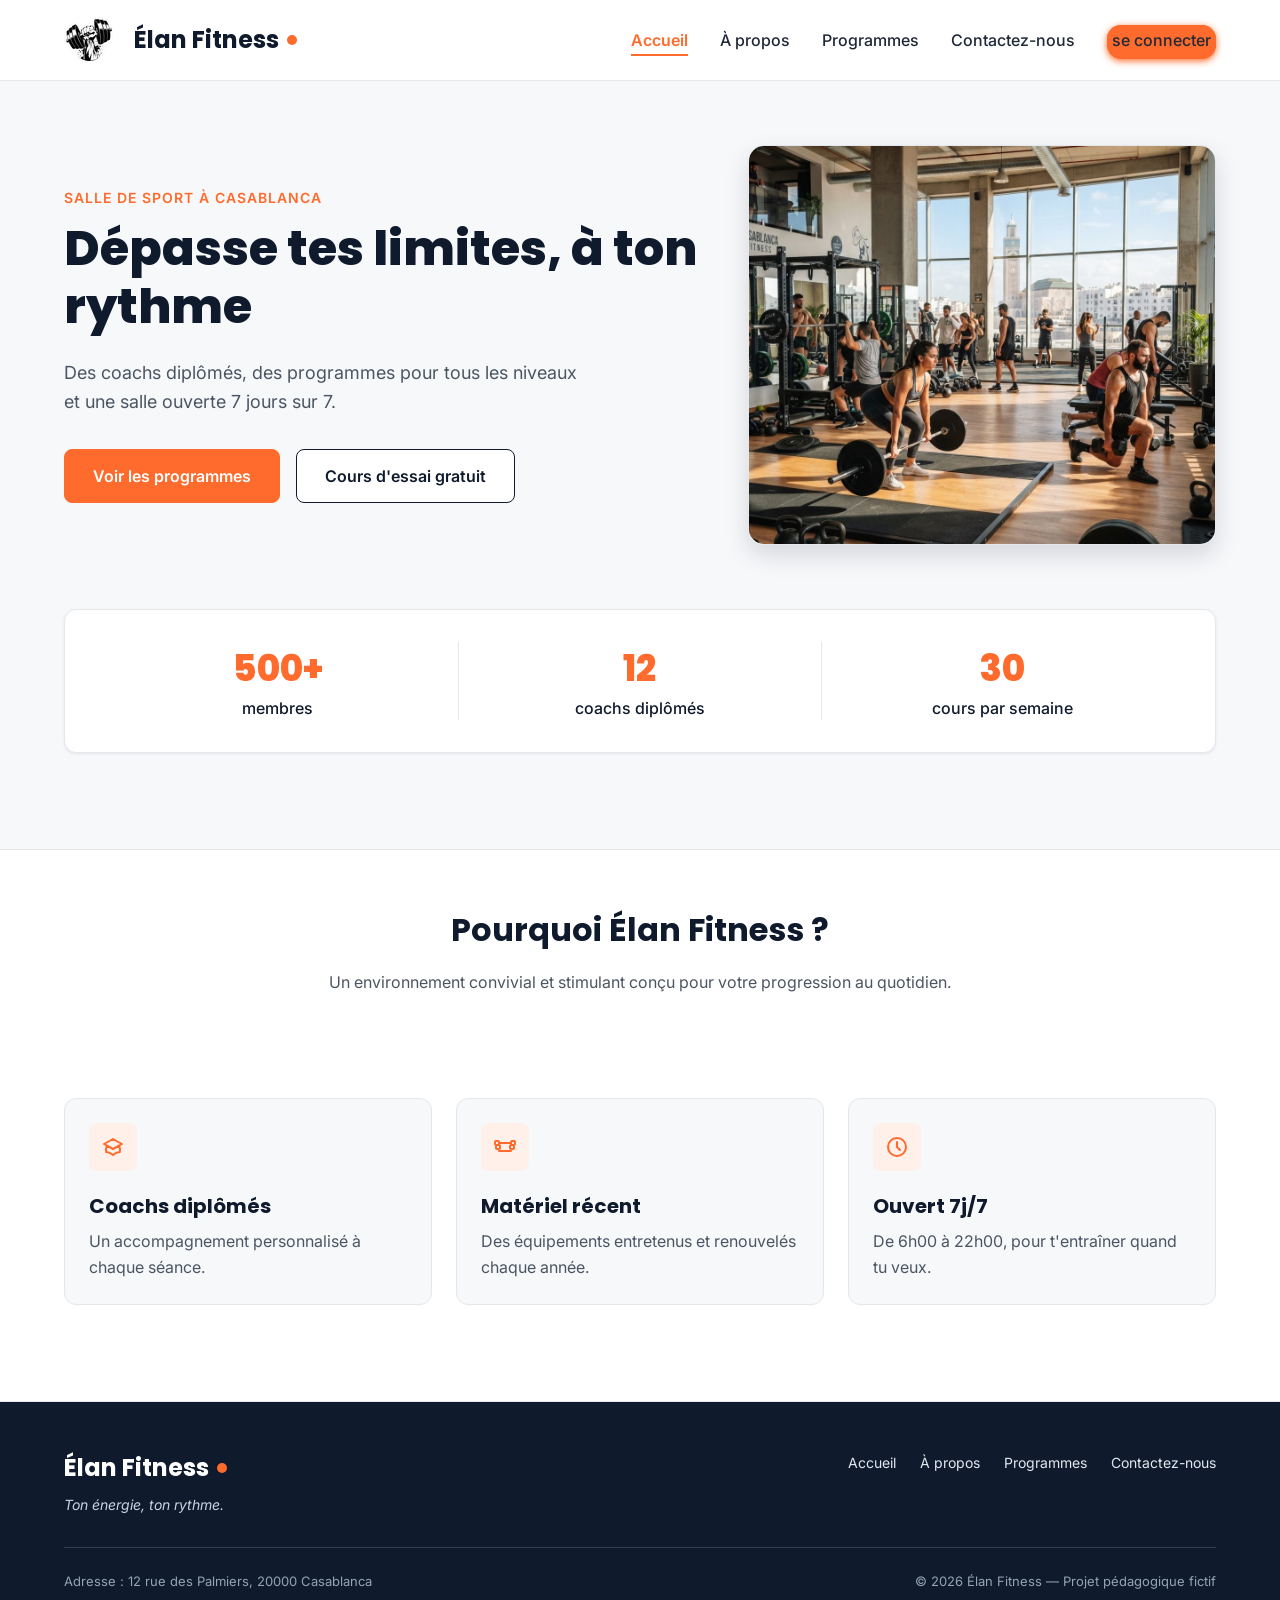
<file: index.html>
<!DOCTYPE html>
<html lang="fr">
<head>
  <meta charset="UTF-8">
  <meta name="viewport" content="width=device-width, initial-scale=1.0">
  <title>Élan Fitness | Salle de sport à Casablanca</title>
  <meta name="description" content="Découvrez Élan Fitness à Casablanca : des coachs qualifiés, des équipements modernes et des programmes sportifs adaptés à vos objectifs.">
  <link rel="icon" type="image/png" href="img/icon-webp-50x50.webp">
  <link href="https://fonts.googleapis.com/css2?family=Inter:wght@400;500;600&family=Poppins:wght@600;700;800&display=swap" rel="stylesheet">
  <link rel="stylesheet" href="style.css">
</head>

<body>

  <header class="en-tete">
    <div class="conteneur en-tete-contenu">
      <a href="" class="logo">
          <img src="img/icon-webp-50x50.webp" alt="Site logo">
        Élan Fitness</a>
      <nav aria-label="Navigation principale">
        <ul class="menu">
          <li><a href="#accueil" class="lien-actif">Accueil</a></li>
          <li><a href="a_propos.html">À propos</a></li>
          <li><a href="programmes.html">Programmes</a></li>
          <li><a href="contact.html">Contactez-nous</a></li>
          <li><a href="login.html" id="login">se connecter</a></li>
        </ul>
      </nav>
    </div>
  </header>

  <main>

    <section id="accueil" class="hero">
      <div class="conteneur">

        <div class="hero-contenu">
          <div class="hero-texte">
            <p class="sur-titre">Salle de sport à Casablanca</p>
            <h1>Dépasse tes limites, à ton rythme</h1>
            <p class="hero-description">
              Des coachs diplômés, des programmes pour tous les niveaux et une salle ouverte 7 jours sur 7.
            </p>
            <div class="boutons">
              <a href="programmes.html" class="bouton bouton-principal">Voir les programmes</a>
              <a href="contact.html" class="bouton bouton-secondaire">Cours d'essai gratuit</a>
            </div>
          </div>

          <img class="hero-image" src="img/hero.jpg" alt="Des personnes s'entraînent dans une salle de sport lumineuse à Casablanca">
        </div>

        <div class="chiffres">
          <div class="chiffre">
            <p class="chiffre-nombre">500+</p>
            <p>membres</p>
          </div>
          <div class="chiffre">
            <p class="chiffre-nombre">12</p>
            <p>coachs diplômés</p>
          </div>
          <div class="chiffre">
            <p class="chiffre-nombre">30</p>
            <p>cours par semaine</p>
          </div>
        </div>

      </div>
    </section>

    <section class="section section-blanche">
      <div class="conteneur">

        <div class="section-titre">
          <h2>Pourquoi Élan Fitness ?</h2>
          <p>Un environnement convivial et stimulant conçu pour votre progression au quotidien.</p>
        </div>

        <div class="cartes">
          <article class="carte carte-avantage">
            <div class="icone"><img src="img/icone-coach.svg" alt=""></div>
            <h3>Coachs diplômés</h3>
            <p>Un accompagnement personnalisé à chaque séance.</p>
          </article>

          <article class="carte carte-avantage">
            <div class="icone"><img src="img/icone-materiel.svg" alt=""></div>
            <h3>Matériel récent</h3>
            <p>Des équipements entretenus et renouvelés chaque année.</p>
          </article>

          <article class="carte carte-avantage">
            <div class="icone"><img src="img/icone-horloge.svg" alt=""></div>
            <h3>Ouvert 7j/7</h3>
            <p>De 6h00 à 22h00, pour t'entraîner quand tu veux.</p>
          </article>
        </div>
        
      </div>
    </main>
    <footer class="pied-de-page">
      <div class="conteneur">
        
        <div class="pied-haut">
          <div>
            <p class="logo logo-clair">Élan Fitness</p>
            <p class="slogan">Ton énergie, ton rythme.</p>
          </div>
          
          <nav aria-label="Navigation du pied de page">
            <ul class="menu menu-pied">
              <li><a href="#">Accueil</a></li>
              <li><a href="a_propos.html">À propos</a></li>
              <li><a href="programmes.html">Programmes</a></li>
              <li><a href="contact.html">Contactez-nous</a></li>
            </ul>
          </nav>
        </div>
        
        <div class="pied-bas">
          <p>Adresse : 12 rue des Palmiers, 20000 Casablanca</p>
          <p>&copy; 2026 Élan Fitness — Projet pédagogique fictif</p>
        </div>
        
      </div>
    </footer>
    
  </body>
</html>
</file>
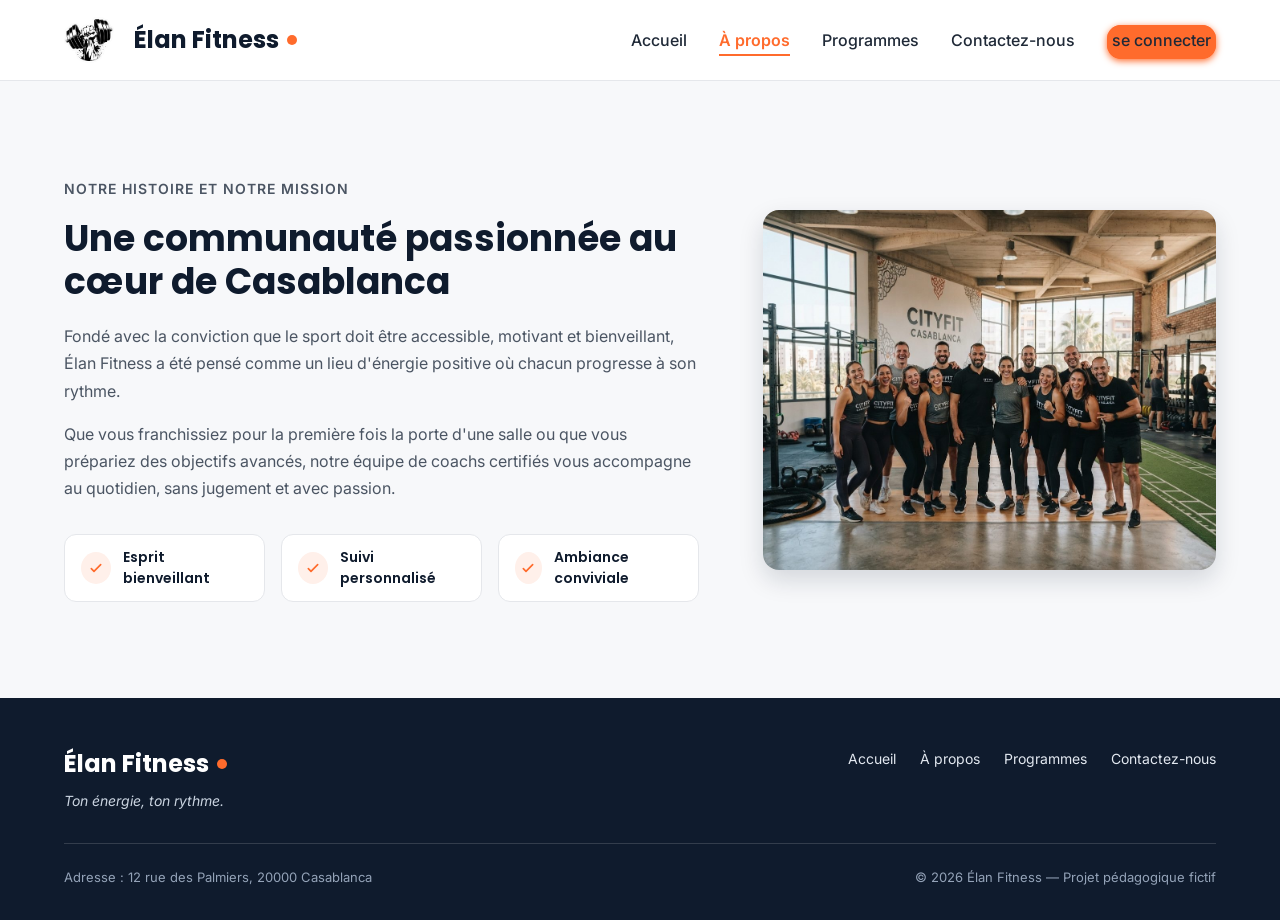
<file: a_propos.html>
<!DOCTYPE html>
<html lang="en">
<head>
  <meta charset="UTF-8">
  <meta name="viewport" content="width=device-width, initial-scale=1.0">
  <title>À propos | Élan Fitness Casablanca</title>
  <meta name="description" content="Découvrez Élan Fitness, notre vision du sport, nos valeurs et notre engagement pour vous accompagner vers vos objectifs.">
  <link rel="icon" type="image/png" href="img/Muscular_Arm___Barbell_Design_For_Gym_And_Fitness_Warriors_Sticker-removebg-preview.png">
  <link href="https://fonts.googleapis.com/css2?family=Inter:wght@400;500;600&family=Poppins:wght@600;700;800&display=swap" rel="stylesheet">
  <link rel="stylesheet" href="style.css">
</head>
<body>
      <header class="en-tete">
    <div class="conteneur en-tete-contenu">
      <a href="" class="logo">
          <img src="img/Muscular_Arm___Barbell_Design_For_Gym_And_Fitness_Warriors_Sticker-removebg-preview.png" alt="Site logo">
        Élan Fitness</a>
      <nav aria-label="Navigation principale">
        <ul class="menu">
          <li><a href="index.html">Accueil</a></li>
          <li><a href="a_propos.html" class="lien-actif">À propos</a></li>
          <li><a href="programmes.html">Programmes</a></li>
          <li><a href="contact.html">Contactez-nous</a></li>
          <li><a href="login.html" id="login">se connecter</a></li>

        </ul>
      </nav>
    </div>
  </header>
    <section id="a-propos" class="section">
      <div class="conteneur apropos-contenu">

        <div class="apropos-texte">
          <p class="sur-titre">Notre histoire et notre mission</p>
          <h2>Une communauté passionnée au cœur de Casablanca</h2>
          <p>
            Fondé avec la conviction que le sport doit être accessible, motivant et bienveillant,
            Élan Fitness a été pensé comme un lieu d'énergie positive où chacun progresse à son rythme.
          </p>
          <p>
            Que vous franchissiez pour la première fois la porte d'une salle ou que vous prépariez des
            objectifs avancés, notre équipe de coachs certifiés vous accompagne au quotidien, sans
            jugement et avec passion.
          </p>

          <ul class="valeurs">
            <li class="valeur">
              <div class="icone icone-petite"><img src="img/icone-check.svg" alt=""></div>
              <span>Esprit bienveillant</span>
            </li>
            <li class="valeur">
              <div class="icone icone-petite"><img src="img/icone-check.svg" alt=""></div>
              <span>Suivi personnalisé</span>
            </li>
            <li class="valeur">
              <div class="icone icone-petite"><img src="img/icone-check.svg" alt=""></div>
              <span>Ambiance conviviale</span>
            </li>
          </ul>
        </div>

        <img class="apropos-image" src="img/equipe.jpg" alt="L'équipe de coachs d'Élan Fitness réunie dans la salle">

      </div>
    </section>
    <footer class="pied-de-page">
    <div class="conteneur">

      <div class="pied-haut">
        <div>
          <p class="logo logo-clair">Élan Fitness</p>
          <p class="slogan">Ton énergie, ton rythme.</p>
        </div>

        <nav aria-label="Navigation du pied de page">
          <ul class="menu menu-pied">
            <li><a href="#">Accueil</a></li>
            <li><a href="a_propos.html">À propos</a></li>
            <li><a href="programmes.html">Programmes</a></li>
            <li><a href="contact.html">Contactez-nous</a></li>
          </ul>
        </nav>
      </div>

      <div class="pied-bas">
        <p>Adresse : 12 rue des Palmiers, 20000 Casablanca</p>
        <p>&copy; 2026 Élan Fitness — Projet pédagogique fictif</p>
      </div>

    </div>
  </footer>
</body>
</html>
</file>
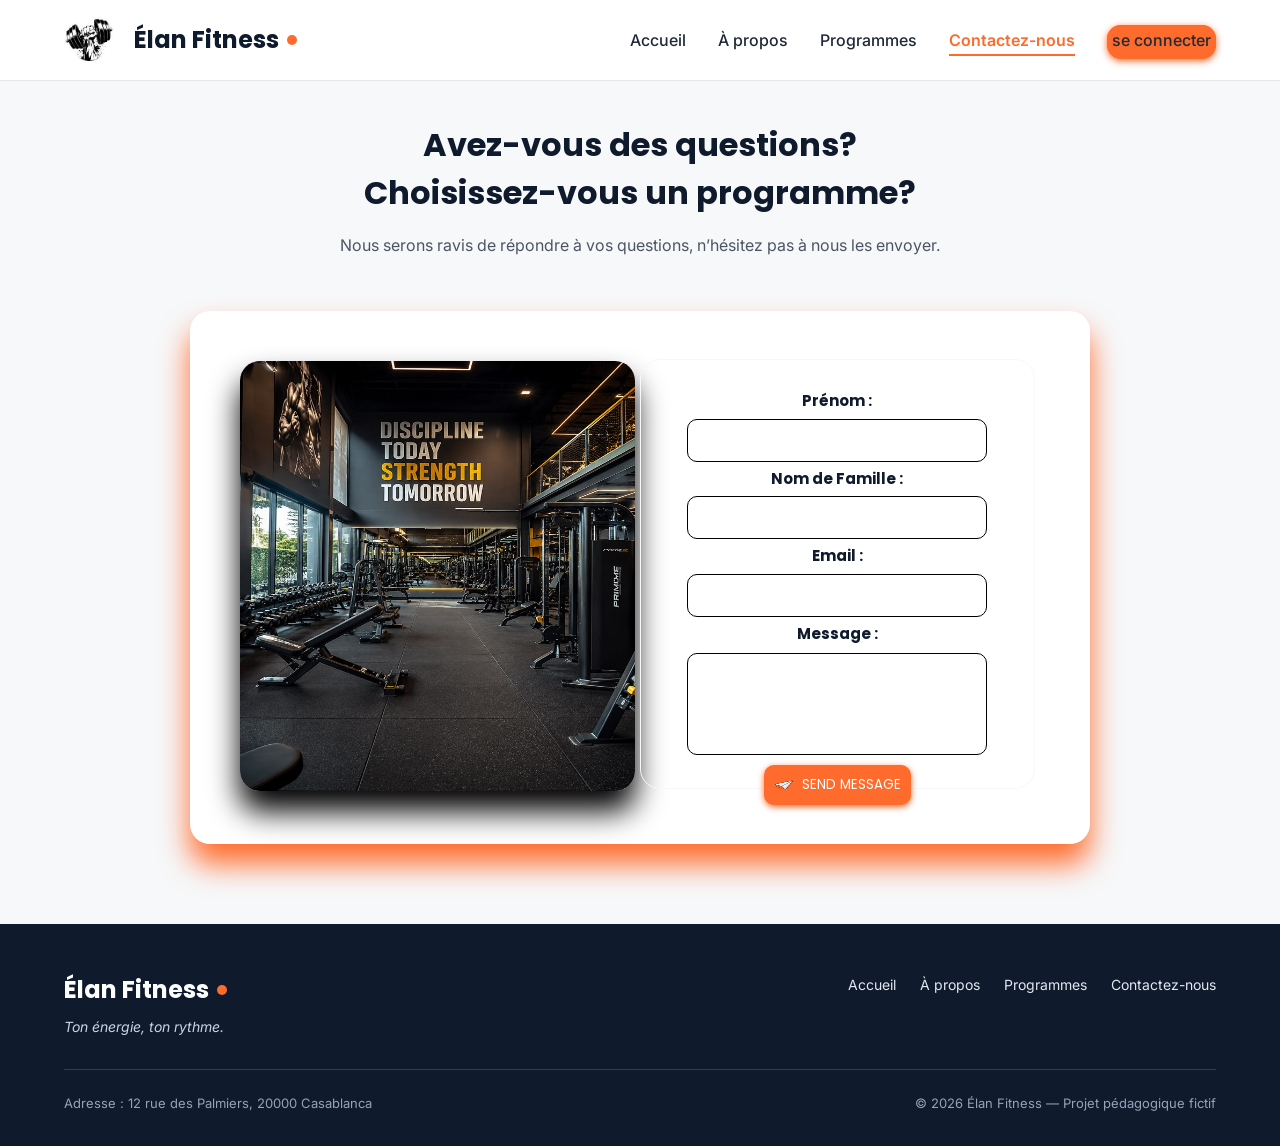
<file: contact.html>
<!DOCTYPE html>
<html lang="en">
<head>
  <meta charset="UTF-8">
  <meta name="viewport" content="width=device-width, initial-scale=1.0">
  <title>Contact | Élan Fitness Casablanca </title>
  <meta name="description" content="Contactez Élan Fitness à Casablanca pour obtenir des informations sur nos services, nos horaires et nos programmes sportifs.">
  <link rel="icon" type="image/png" href="img/Muscular_Arm___Barbell_Design_For_Gym_And_Fitness_Warriors_Sticker-removebg-preview.png">
  <link href="https://fonts.googleapis.com/css2?family=Inter:wght@400;500;600&family=Poppins:wght@600;700;800&display=swap" rel="stylesheet">
  <link rel="stylesheet" href="style.css">
</head>
<body>
    <header class="en-tete">
    <div class="conteneur en-tete-contenu">
      <a href="" class="logo">
          <img src="img/Muscular_Arm___Barbell_Design_For_Gym_And_Fitness_Warriors_Sticker-removebg-preview.png" alt="Site logo">
        Élan Fitness</a>
      <nav aria-label="Navigation principale">
        <ul class="menu">
          <li><a href="index.html" >Accueil</a></li>
          <li><a href="a_propos.html">À propos</a></li>
          <li><a href="programmes.html">Programmes</a></li>
          <li><a href="contact.html" class="lien-actif">Contactez-nous</a></li>
          <li><a href="login.html" id="login">se connecter</a></li>

        </ul>
      </nav>
    </div>
  </header>
  <center>
    <!-- <h1 id="con">Contactez-nous</h1> -->
    <div class="section-titre">
            <h2>Avez-vous des questions?<br>Choisissez-vous un programme?</h2>
            <p>Nous serons ravis de répondre à vos questions, n’hésitez pas à nous les envoyer.</p>
    </div>
    <div id="parents">
      <div id="ayt_child">
        <img id="img_contact" src="img/contact_us_fitness.jpg" alt="Fitness Salle">
      </div>
      <div id="child">
          <form action="">
              <h4>Prénom : <input type="text" name=""  id="inp"  required></h4>
              <h4> Nom de Famille : <input type="text"  id="inp" ></h4>
              <h4> Email  : <input type="email"   id="inp" ></h4>
              <h4> Message  : <textarea rows="4" id="inp1" ></textarea></h4>
              <button id="btn" ><img src="img/tele.png"  width="20" height="10" alt="search" id="ch"> &nbsp;  SEND MESSAGE </button>
            </form>
        </div>
    </div>
    </center>
    <footer class="pied-de-page">
      <div class="conteneur">
        <div class="pied-haut">
          <div>
            <p class="logo logo-clair">Élan Fitness</p>
            <p class="slogan">Ton énergie, ton rythme.</p>
          </div>
          <nav aria-label="Navigation du pied de page">
            <ul class="menu menu-pied">
              <li><a href="#">Accueil</a></li>
              <li><a href="a_propos.html">À propos</a></li>
              <li><a href="programmes.html">Programmes</a></li>
              <li><a href="contact.html">Contactez-nous</a></li>
            </ul>
          </nav>
        </div>
        <div class="pied-bas">
          <p>Adresse : 12 rue des Palmiers, 20000 Casablanca</p>
          <p>&copy; 2026 Élan Fitness — Projet pédagogique fictif</p>
        </div>
        
      </div>
    </footer>
  </body>
</html>
</file>
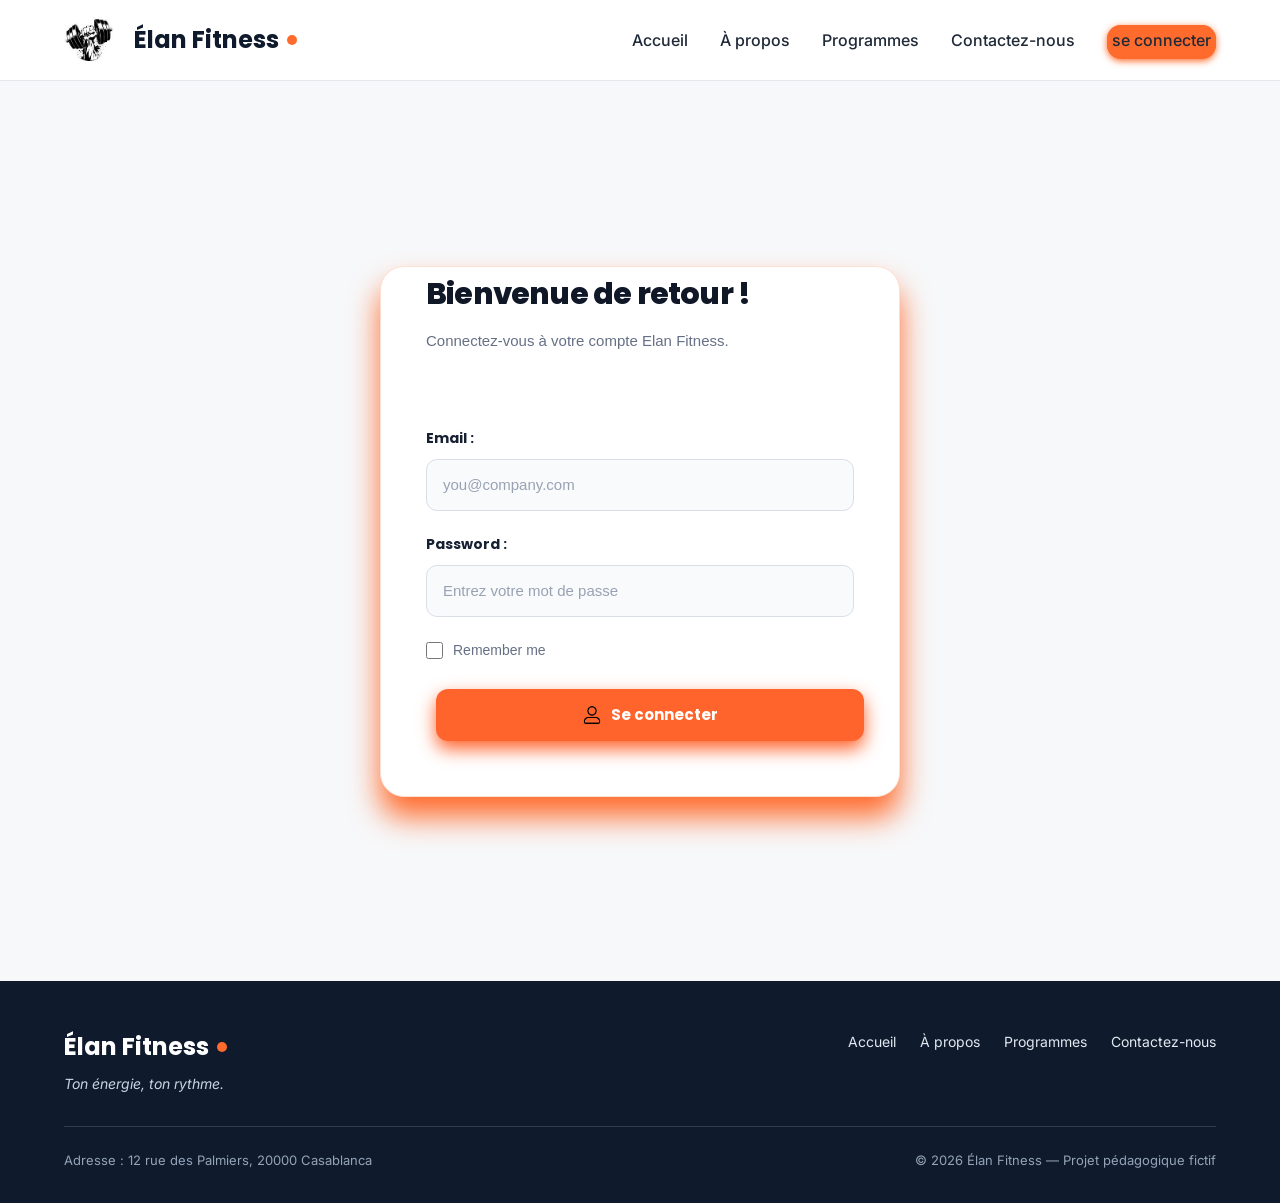
<file: login.html>
<!DOCTYPE html>
<html lang="en">
<head>
    <meta charset="UTF-8">
    <meta name="viewport" content="width=device-width, initial-scale=1.0">
    <title>Connexion | Élan Fitness Casablanca</title>
    <meta name="description" content="Connectez-vous à votre espace Élan Fitness pour accéder à votre compte.">
    <link rel="icon" type="image/png" href="img/Muscular_Arm___Barbell_Design_For_Gym_And_Fitness_Warriors_Sticker-removebg-preview.png">
    <link href="https://fonts.googleapis.com/css2?family=Inter:wght@400;500;600&family=Poppins:wght@600;700;800&display=swap" rel="stylesheet">
    <link rel="stylesheet" href="style.css">
</head>
<body>
    <header class="en-tete">
    <div class="conteneur en-tete-contenu">
        <a href="" class="logo">
          <img src="img/Muscular_Arm___Barbell_Design_For_Gym_And_Fitness_Warriors_Sticker-removebg-preview.png" alt="Site logo">
        Élan Fitness</a>
      <nav aria-label="Navigation principale">
        <ul class="menu">
          <li><a href="index.html">Accueil</a></li>
          <li><a href="a_propos.html">À propos</a></li>
          <li><a href="programmes.html">Programmes</a></li>
          <li><a href="contact.html">Contactez-nous</a></li>
          <li><a href="login.html" id="login">se connecter</a></li>
        </ul>
      </nav>
    </div>
  </header>
          
<div id="child_login">
    <div id="parent">
        <div class="section-titre" id="login_text">
            <h1>Bienvenue de retour !</h1>
            <p>Connectez-vous à votre compte Elan Fitness.</p>
        </div>
        <form action="" id="form_login">
            <h4>
                Email :<input type="email" name="email" placeholder="you@company.com" required>
            </h4>
            <h4>Password :<input type="password" name="password" placeholder="Entrez votre mot de passe" required>
            </h4>
            <p id="check"><input type="checkbox" name="remember">
                Remember me
            </p>
            <button type="submit" id="btn_login">
                <img src="img/person-removebg-preview.png" alt="Login icon for button" id="login_icon">
                Se connecter
            </button>

        </form>

    </div>
</div>
    <footer class="pied-de-page">
        <div class="conteneur">
            
            <div class="pied-haut">
                <div>
                    <p class="logo logo-clair">Élan Fitness</p>
                    <p class="slogan">Ton énergie, ton rythme.</p>
                </div>
                
                <nav aria-label="Navigation du pied de page">
                    <ul class="menu menu-pied">
                        <li><a href="#">Accueil</a></li>
                        <li><a href="a_propos.html">À propos</a></li>
                        <li><a href="programmes.html">Programmes</a></li>
                        <li><a href="contact.html">Contactez-nous</a></li>
                    </ul>
                </nav>
            </div>
            
            <div class="pied-bas">
                <p>Adresse : 12 rue des Palmiers, 20000 Casablanca</p>
                <p>&copy; 2026 Élan Fitness — Projet pédagogique fictif</p>
            </div>
            
        </div>
    </footer>
</body>
</html>
</file>
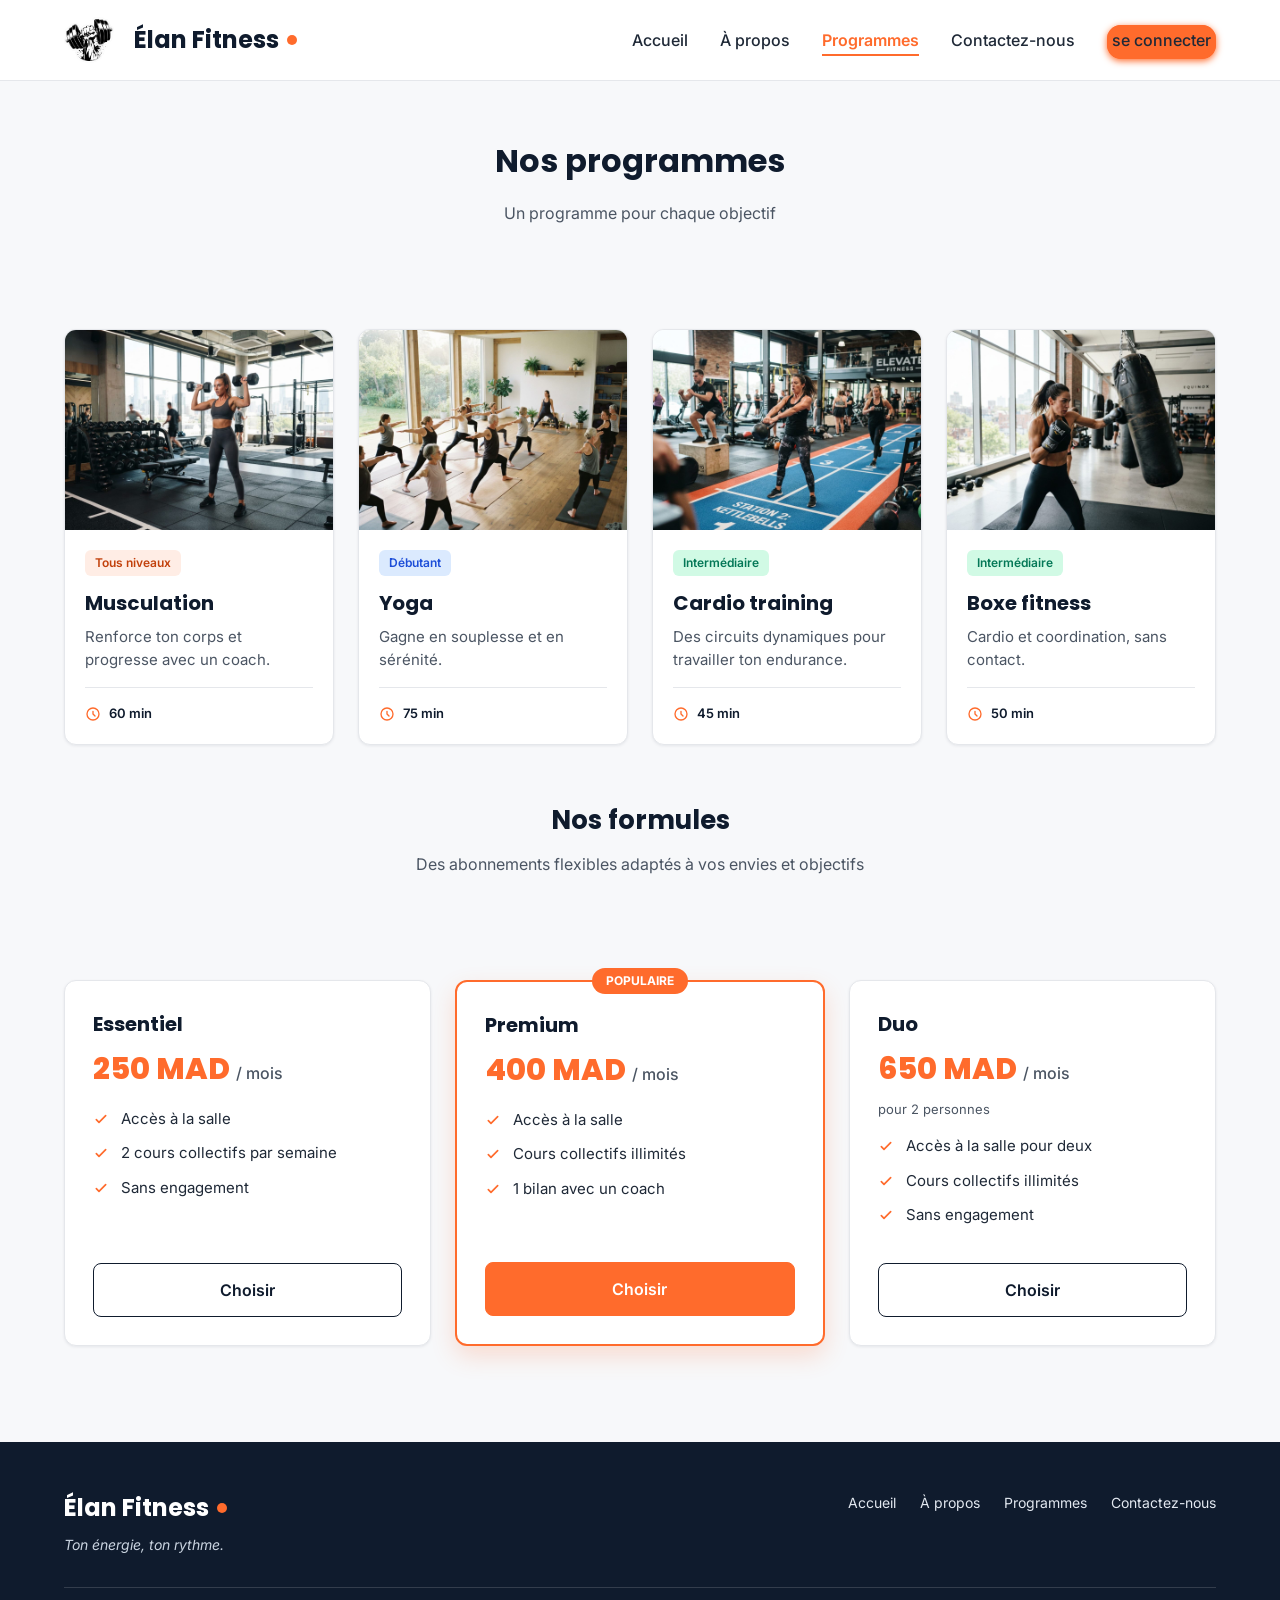
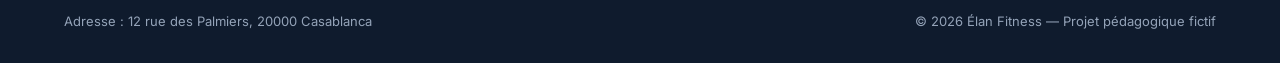
<file: programmes.html>
<!DOCTYPE html>
<html lang="en">
<head>
  <meta charset="UTF-8">
  <meta name="viewport" content="width=device-width, initial-scale=1.0">
  <title>Programmes sportifs | Élan Fitness Casablanca</title>
  <meta name="description" content="Explorez les programmes sportifs d'Élan Fitness à Casablanca et trouvez l'entraînement adapté à votre niveau et à vos objectifs.">
  <link rel="icon" type="image/png" href="img/Muscular_Arm___Barbell_Design_For_Gym_And_Fitness_Warriors_Sticker-removebg-preview.png">
  <link href="https://fonts.googleapis.com/css2?family=Inter:wght@400;500;600&family=Poppins:wght@600;700;800&display=swap" rel="stylesheet">
  <link rel="stylesheet" href="style.css">
</head>
<body>
      <header class="en-tete">
    <div class="conteneur en-tete-contenu">
      <a href="" class="logo">
          <img src="img/Muscular_Arm___Barbell_Design_For_Gym_And_Fitness_Warriors_Sticker-removebg-preview.png" alt="Site logo">
        Élan Fitness</a>
      <nav aria-label="Navigation principale">
        <ul class="menu">
          <li><a href="index.html" >Accueil</a></li>
          <li><a href="a_propos.html">À propos</a></li>
          <li><a href="programmes.html" class="lien-actif">Programmes</a></li>
          <li><a href="contact.html">Contactez-nous</a></li>
          <li><a href="login.html" id="login">se connecter</a></li>

        </ul>
      </nav>
    </div>
  </header>
     </section>
    <section id="programmes" class="section">
      <div class="conteneur">

        <div class="section-titre">
          <h2>Nos programmes</h2>
          <p>Un programme pour chaque objectif</p>
        </div>

        <div class="cartes">

          <article class="carte carte-programme">
            <img src="img/musculation.jpg" alt="Une sportive soulève des haltères dans l'espace musculation">
            <div class="programme-corps">
              <span class="etiquette etiquette-orange">Tous niveaux</span>
              <h3>Musculation</h3>
              <p>Renforce ton corps et progresse avec un coach.</p>
              <p class="duree"><img src="img/icone-duree.svg" alt="">60 min</p>
            </div>
          </article>

          <article class="carte carte-programme">
            <img src="img/yoga.jpg" alt="Un groupe pratique le yoga sur des tapis dans une salle lumineuse">
            <div class="programme-corps">
              <span class="etiquette etiquette-bleue">Débutant</span>
              <h3>Yoga</h3>
              <p>Gagne en souplesse et en sérénité.</p>
              <p class="duree"><img src="img/icone-duree.svg" alt="">75 min</p>
            </div>
          </article>

          <article class="carte carte-programme">
            <img src="img/cardio.jpg" alt="Des sportifs suivent un circuit de cardio training avec des kettlebells">
            <div class="programme-corps">
              <span class="etiquette etiquette-verte">Intermédiaire</span>
              <h3>Cardio training</h3>
              <p>Des circuits dynamiques pour travailler ton endurance.</p>
              <p class="duree"><img src="img/icone-duree.svg" alt="">45 min</p>
            </div>
          </article>

          <article class="carte carte-programme">
            <img src="img/boxe.jpg" alt="Une sportive frappe un sac de frappe pendant un cours de boxe fitness">
            <div class="programme-corps">
              <span class="etiquette etiquette-verte">Intermédiaire</span>
              <h3>Boxe fitness</h3>
              <p>Cardio et coordination, sans contact.</p>
              <p class="duree"><img src="img/icone-duree.svg" alt="">50 min</p>
            </div>
          </article>

        </div>

        <div class="formules">

          <div class="section-titre">
            <h3>Nos formules</h3>
            <p>Des abonnements flexibles adaptés à vos envies et objectifs</p>
          </div>

          <div class="cartes">

            <article class="carte formule">
              <h4>Essentiel</h4>
              <p class="prix">250 MAD <span>/ mois</span></p>
              <ul class="formule-liste">
                <li>Accès à la salle</li>
                <li>2 cours collectifs par semaine</li>
                <li>Sans engagement</li>
              </ul>
              <a href="#contact" class="bouton bouton-secondaire">Choisir</a>
            </article>

            <article class="carte formule formule-populaire">
              <p class="badge-populaire">Populaire</p>
              <h4>Premium</h4>
              <p class="prix">400 MAD <span>/ mois</span></p>
              <ul class="formule-liste">
                <li>Accès à la salle</li>
                <li>Cours collectifs illimités</li>
                <li>1 bilan avec un coach</li>
              </ul>
              <a href="#contact" class="bouton bouton-principal">Choisir</a>
            </article>

            <article class="carte formule">
              <h4>Duo</h4>
              <p class="prix">650 MAD <span>/ mois</span></p>
              <p class="prix-note">pour 2 personnes</p>
              <ul class="formule-liste">
                <li>Accès à la salle pour deux</li>
                <li>Cours collectifs illimités</li>
                <li>Sans engagement</li>
              </ul>
              <a href="#contact" class="bouton bouton-secondaire">Choisir</a>
            </article>

          </div>
        </div>

      </div>
    </section>
    <footer class="pied-de-page">
    <div class="conteneur">

      <div class="pied-haut">
        <div>
          <p class="logo logo-clair">Élan Fitness</p>
          <p class="slogan">Ton énergie, ton rythme.</p>
        </div>

        <nav aria-label="Navigation du pied de page">
          <ul class="menu menu-pied">
            <li><a href="#">Accueil</a></li>
            <li><a href="a_propos.html">À propos</a></li>
            <li><a href="programmes.html">Programmes</a></li>
            <li><a href="contact.html">Contactez-nous</a></li>
          </ul>
        </nav>
      </div>

      <div class="pied-bas">
        <p>Adresse : 12 rue des Palmiers, 20000 Casablanca</p>
        <p>&copy; 2026 Élan Fitness — Projet pédagogique fictif</p>
      </div>

    </div>
  </footer>
</body>
</html>
</file>
<file: style.css>
* {
  box-sizing: border-box;
  margin: 0;
  padding: 0;
}

html {
  scroll-behavior: smooth;
}

body {
  font-family: 'Inter', Arial, sans-serif;
  margin : 0;
  height: 100%;
  font-size: 16px;
  line-height: 1.5;
  color: #1F2937;
  background-color: #F7F8FA;
}

h1, h2, h3, h4 {
  font-family: 'Poppins', Arial, sans-serif;
  color: #0F1B2D;
}

a {
  color: inherit;
  text-decoration: none;
}

ul {
  list-style: none;
}

img {
  display: block;
  max-width: 100%;
}

a:focus-visible,
button:focus-visible {
  outline: 3px solid #FF6B2C;
  outline-offset: 2px;
}

.conteneur {
  width: 100%;
  max-width: 1200px;
  margin: 0 auto;
  padding: 0 24px;
}

.section {
  padding: 96px 0;
}

.section-blanche {
  background-color: #FFFFFF;
  border-top: 1px solid #E5E7EB;
  border-bottom: 1px solid #E5E7EB;
}

.section-titre {
  max-width: 640px;
  margin: 0 auto 64px;
  text-align: center;
}

.section-titre h2 {
  font-size: 32px;
  margin-bottom: 16px;
}

.section-titre h3 {
  font-size: 26px;
  margin-bottom: 12px;
}

.section-titre p {
  color: #4B5563;
}

.sur-titre {
  font-size: 14px;
  font-weight: 600;
  color: #FF6B2C;
  text-transform: uppercase;
  letter-spacing: 1px;
  margin-bottom: 12px;
}

.bouton {
  display: inline-block;
  padding: 14px 28px;
  border-radius: 8px;
  font-size: 16px;
  font-weight: 600;
  text-align: center;
  cursor: pointer;
}

.bouton-principal {
  background-color: #FF6B2C;
  border: 1px solid #FF6B2C;
  color: #FFFFFF;
}

.bouton-principal:hover {
  background-color: #F05817;
}

.bouton-secondaire {
  background-color: #FFFFFF;
  border: 1px solid #0F1B2D;
  color: #0F1B2D;
}

.bouton-secondaire:hover {
  background-color: #F3F4F6;
}

.cartes {
  display: flex;
  gap: 24px;
}

.carte {
  flex: 1;
  background-color: #FFFFFF;
  border: 1px solid #E5E7EB;
  border-radius: 12px;
  box-shadow: 0 1px 3px rgba(15, 27, 45, 0.08);
}

.icone {
  width: 48px;
  height: 48px;
  background-color: #FFF0EA;
  border-radius: 8px;
  display: flex;
  align-items: center;
  justify-content: center;
}

.icone img {
  width: 24px;
  height: 24px;
}

.icone-petite {
  width: 32px;
  height: 32px;
  border-radius: 50%;
}

.icone-petite img {
  width: 16px;
  height: 16px;
}

.en-tete {
  position: sticky;
  top: 0;
  z-index: 10;
  background-color: #FFFFFF;
  border-bottom: 1px solid #E5E7EB;
}

.en-tete-contenu {
  height: 80px;
  display: flex;
  align-items: center;
  justify-content: space-between;
}

.logo {
  display: flex;
  align-items: center;
  font-family: 'Poppins', Arial, sans-serif;
  font-size: 24px;
  font-weight: 700;
  color: #0F1B2D;
}

.logo::after {
  content: "";
  width: 10px;
  height: 10px;
  margin-left: 8px;
  background-color: #FF6B2C;
  border-radius: 50%;
}

.menu {
  display: flex;
  gap: 32px;
}

.menu a {
  font-weight: 500;
  padding-bottom: 4px;
  border-bottom: 2px solid transparent;
}

.menu a:hover {
  color: #FF6B2C;
}

.menu .lien-actif {
  color: #FF6B2C;
  font-weight: 600;
  border-bottom-color: #FF6B2C;
}

.hero {
  padding: 64px 0 96px;
}

.hero-contenu {
  display: flex;
  align-items: center;
  gap: 32px;
}

.hero-texte {
  flex: 7;
}

.hero-texte h1 {
  font-size: 48px;
  font-weight: 800;
  line-height: 1.2;
  margin-bottom: 24px;
}

.hero-description {
  max-width: 520px;
  font-size: 18px;
  line-height: 1.6;
  color: #4B5563;
  margin-bottom: 32px;
}

.boutons {
  display: flex;
  flex-wrap: wrap;
  gap: 16px;
}

.hero-image {
  flex: 5;
  min-width: 0;
  height: 400px;
  object-fit: cover;
  border-radius: 16px;
  border: 1px solid #E5E7EB;
  box-shadow: 0 10px 25px rgba(15, 27, 45, 0.15);
}

.chiffres {
  display: flex;
  margin-top: 64px;
  padding: 32px;
  background-color: #FFFFFF;
  border: 1px solid #E5E7EB;
  border-radius: 12px;
  box-shadow: 0 1px 3px rgba(15, 27, 45, 0.08);
}

.chiffre {
  flex: 1;
  text-align: center;
  font-weight: 500;
  color: #0F1B2D;
}

.chiffre + .chiffre {
  border-left: 1px solid #E5E7EB;
}

.chiffre-nombre {
  font-family: 'Poppins', Arial, sans-serif;
  font-size: 36px;
  font-weight: 800;
  color: #FF6B2C;
}

.carte-avantage {
  padding: 24px;
  background-color: #F7F8FA;
  box-shadow: none;
}

.carte-avantage .icone {
  margin-bottom: 20px;
}

.carte-avantage h3 {
  font-size: 20px;
  margin-bottom: 8px;
}

.carte-avantage p {
  color: #4B5563;
  line-height: 1.6;
}

.apropos-contenu {
  display: flex;
  align-items: center;
  gap: 64px;
}

.apropos-texte {
  flex: 7;
}

.apropos-texte h2 {
  font-size: 36px;
  line-height: 1.2;
  margin-bottom: 20px;
}

.apropos-texte p {
  color: #4B5563;
  line-height: 1.7;
  margin-bottom: 16px;
}

.valeurs {
  display: flex;
  gap: 16px;
  margin-top: 32px;
}

.valeur {
  flex: 1;
  display: flex;
  align-items: center;
  gap: 12px;
  padding: 12px 16px;
  background-color: #FFFFFF;
  border: 1px solid #E5E7EB;
  border-radius: 12px;
  font-family: 'Poppins', Arial, sans-serif;
  font-size: 14px;
  font-weight: 600;
  color: #0F1B2D;
}

.apropos-image {
  flex: 5;
  min-width: 0;
  height: 360px;
  object-fit: cover;
  border-radius: 16px;
  box-shadow: 0 10px 25px rgba(15, 27, 45, 0.15);
}

.carte-programme {
  display: flex;
  flex-direction: column;
  overflow: hidden;
}

.carte-programme > img {
  width: 100%;
  height: 200px;
  object-fit: cover;
}

.programme-corps {
  flex: 1;
  display: flex;
  flex-direction: column;
  padding: 20px;
}

.programme-corps h3 {
  font-size: 20px;
  margin-bottom: 8px;
}

.programme-corps p {
  font-size: 15px;
  color: #4B5563;
}

.etiquette {
  align-self: flex-start;
  padding: 4px 10px;
  margin-bottom: 12px;
  border-radius: 6px;
  font-size: 12px;
  font-weight: 600;
}

.etiquette-orange {
  background-color: #FFEDE5;
  color: #C2410C;
}

.etiquette-bleue {
  background-color: #DBEAFE;
  color: #1D4ED8;
}

.etiquette-verte {
  background-color: #D1FAE5;
  color: #047857;
}

.programme-corps .duree {
  display: flex;
  align-items: center;
  gap: 8px;
  margin-top: auto;
  padding-top: 16px;
  border-top: 1px solid #E5E7EB;
  font-size: 13px;
  font-weight: 600;
  color: #0F1B2D;
}

.programme-corps h3 + p {
  margin-bottom: 16px;
}

.duree img {
  width: 16px;
  height: 16px;
}

.formules {
  margin-top: 96px;
}

.formule {
  position: relative;
  display: flex;
  flex-direction: column;
  padding: 28px;
}

.formule h4 {
  font-size: 20px;
}

.prix {
  margin: 8px 0 16px;
  font-family: 'Poppins', Arial, sans-serif;
  font-size: 30px;
  font-weight: 800;
  color: #FF6B2C;
}

.prix span {
  font-family: 'Inter', Arial, sans-serif;
  font-size: 16px;
  font-weight: 500;
  color: #4B5563;
}

.prix-note {
  margin: -8px 0 16px;
  font-size: 13px;
  color: #4B5563;
}

.formule-liste {
  flex: 1;
  margin-bottom: 24px;
}

.formule-liste li {
  padding-left: 28px;
  margin-bottom: 12px;
  font-size: 15px;
  background-image: url('img/icone-check.svg');
  background-repeat: no-repeat;
  background-position: left center;
  background-size: 16px;
}

.formule .bouton {
  display: block;
}

.formule-populaire {
  border: 2px solid #FF6B2C;
  box-shadow: 0 10px 25px rgba(255, 107, 44, 0.2);
}

.badge-populaire {
  position: absolute;
  top: -14px;
  left: 50%;
  transform: translateX(-50%);
  padding: 4px 14px;
  background-color: #FF6B2C;
  border-radius: 999px;
  font-size: 12px;
  font-weight: 700;
  text-transform: uppercase;
  color: #FFFFFF;
}

.pied-de-page {
  padding: 48px 0 32px;
  background-color: #0F1B2D;
  color: #FFFFFF;
}

.pied-haut {
  display: flex;
  justify-content: space-between;
  align-items: flex-start;
  padding-bottom: 32px;
  border-bottom: 1px solid rgba(255, 255, 255, 0.15);
}

.logo-clair {
  color: #FFFFFF;
}

.slogan {
  margin-top: 8px;
  font-size: 14px;
  font-style: italic;
  color: #CBD5E1;
}
.menu-pied {
  gap: 24px;
}
.menu-pied a {
  font-size: 14px;
  font-weight: 400;
  color: #E2E8F0;
}
.pied-bas {
  display: flex;
  justify-content: space-between;
  margin-top: 24px;
  font-size: 13px;
  color: #94A3B8;
}
#parents{
  display: flex;
  flex-direction: row;
  width: 900px;
  border-radius: 20px;
  padding: 50px;
  background-color: #FFFFFF;
  margin-top: -50px;
  box-shadow: 0 20px 30px #FF6B2C;
}
#img_contact{
  width: 400px;
  height: 430px;
  left: 200px;
  border-radius: 20px;
  box-shadow: 0 20px 30px black;
}
#child{
  display: flex;
  justify-content: center;
  border:  solid #F7F8FA 1px;
  border-radius: 20px;
  padding: 30px;
  margin: 5px;
  width: 400px;
  margin-top: -2px;
  height: 430px;
}
#a{
  display: flex;
  justify-content: center;
  font-family: 'Courier New', Courier, monospace;
  margin: 10px;
}
#inp{
  display: flex;
  justify-content: center;
  border: solid 1px;
  border-radius: 10px;
  margin: 6px;
  width: 300px;
  padding: 13px;
}
#inp1{
  display: flex;
  justify-content: center;
  border-radius: 10px;
  margin: 8px;
  padding: 20px;
  width: 300px;
  border: solid  1px;
}
#btn{
  display: flex;
  justify-content: center;
  color: white;
  background-color: #FF6B2C;
  padding: 10px;
  margin: 10px;
  border-radius: 10px;
  font-family: 'Poppins', Arial, sans-serif;
  border: none;
  box-shadow: 0 2px 6px #FF6B2C

}
#ch{
    position: relative;
    top: 5px;
}
#con{
  margin: 50px;
  display: flex;
  justify-content: center;
  padding: 20px;
}

#child_log{
  border:  1px;
  border-radius: 20px;
  width: 400px;
  height: 250px;
  margin: 50px;
  padding: 40px;
  position: relative;
  top: -30px;
  background-color: #ecf1ef;
}
#parent h1{
  margin: 40px;
}
#yc{
  color: #FF6B2C;
}
.logo img{
  width: 50px;
  margin-right: 20px;
}
input::placeholder{
  color: rgb(76, 72, 72);
}
textarea{
  resize: none;
}
#h5{
  position: relative;
  top: -30px;
  font-size: larger;
  font-family: 'Franklin Gothic Medium', 'Arial Narrow', Arial, sans-serif;
}
#child h4{
  font-size: 15px;
}
.section-titre{
  position: relative;
  top: -40px;
}
#login{
  border: solid #FF6B2C 1px;
  border-radius: 14px;
  background-color: #FF6B2C;
  box-shadow: 0 2px 7px #FF6B2C;
  border-width: 5px;
}
#login:hover{
  color: white;
}
center{
  padding: 80px;
}

#btn_login {
  display: flex;
  justify-content: center;
  align-items: center;
  gap: 9px;
  width: 100%;
  min-height: 52px;
  padding: 10px;
  margin: 10px;
  border: none;
  border-radius: 12px;
  background-color: #ff642d;
  color: #ffffff;
  font-family: 'Poppins', Arial, sans-serif;
  font-size: 15px;
  font-weight: 700;
  cursor: pointer;
  box-shadow: 0 8px 18px #ff642d;
  transition: all 0.25s ease;
}



#child_login {
    min-height: 100vh;
    display: flex;
    justify-content: center;
    align-items: center;
    padding: 40px 20px;
    font-family: Arial, Helvetica, sans-serif;
    box-sizing: border-box;
}

#parent {
    width: 100%;
    max-width: 520px;
    padding: 45px 45px;
    background: #ffffff;
    border: 1px solid #ffe1d3;
    border-radius: 24px;
    box-shadow: 0 20px 30px #FF6B2C;
    box-sizing: border-box;
}
#login_text {
    text-align: left;
    margin-bottom: 35px;
}

#login_text h1 {
    color: #101828;
    font-size: 30px;
    font-weight: 800;
    margin: 0 0 12px;
    letter-spacing: -0.8px;
}
#login_text p {
    color: #667085;
    font-size: 15px;
    line-height: 1.6;
    margin: 0;
}
#form_login {
    width: 100%;
    text-align: left;
}
#form_login h4 {
    color: #172033;
    font-size: 14px;
    font-weight: 700;
    margin: 0 0 9px;
}
#form_login input[type="email"],
#form_login input[type="password"] {
    display: block;
    width: 100%;
    height: 52px;
    padding: 0 16px;
    margin-top: 10px;
    margin-bottom: 23px;
    border: 1px solid #d9dee8;
    border-radius: 11px;
    background-color: #f8fafc;
    color: #172033;
    font-size: 15px;
    outline: none;
    box-sizing: border-box;
    transition: all 0.25s ease;
}

#form_login input::placeholder {
    color: #98a2b3;
}

#form_login input[type="email"]:focus,
#form_login input[type="password"]:focus {
    background: #ffffff;
    border-color: #ff642d;
    box-shadow: 0 0 0 4px rgba(255, 100, 45, 0.12);
}
#check {
    display: flex;
    align-items: center;
    gap: 10px;
    color: #667085;
    font-size: 14px;
    margin: 0 0 28px;
}

#check input[type="checkbox"] {
    width: 17px;
    height: 17px;
    accent-color: #ff642d;
    cursor: pointer;
}

#btn_login:hover {
    transform: translateY(-2px);
    background: linear-gradient(135deg, #ff642d, #ed4815);
    box-shadow: 0 12px 24px rgba(255, 91, 35, 0.32);
}

#btn_login:active {
    transform: translateY(0);
}

#login_icon {
    width: 20px;
    height: 20px;
    object-fit: contain;
}
</file>
